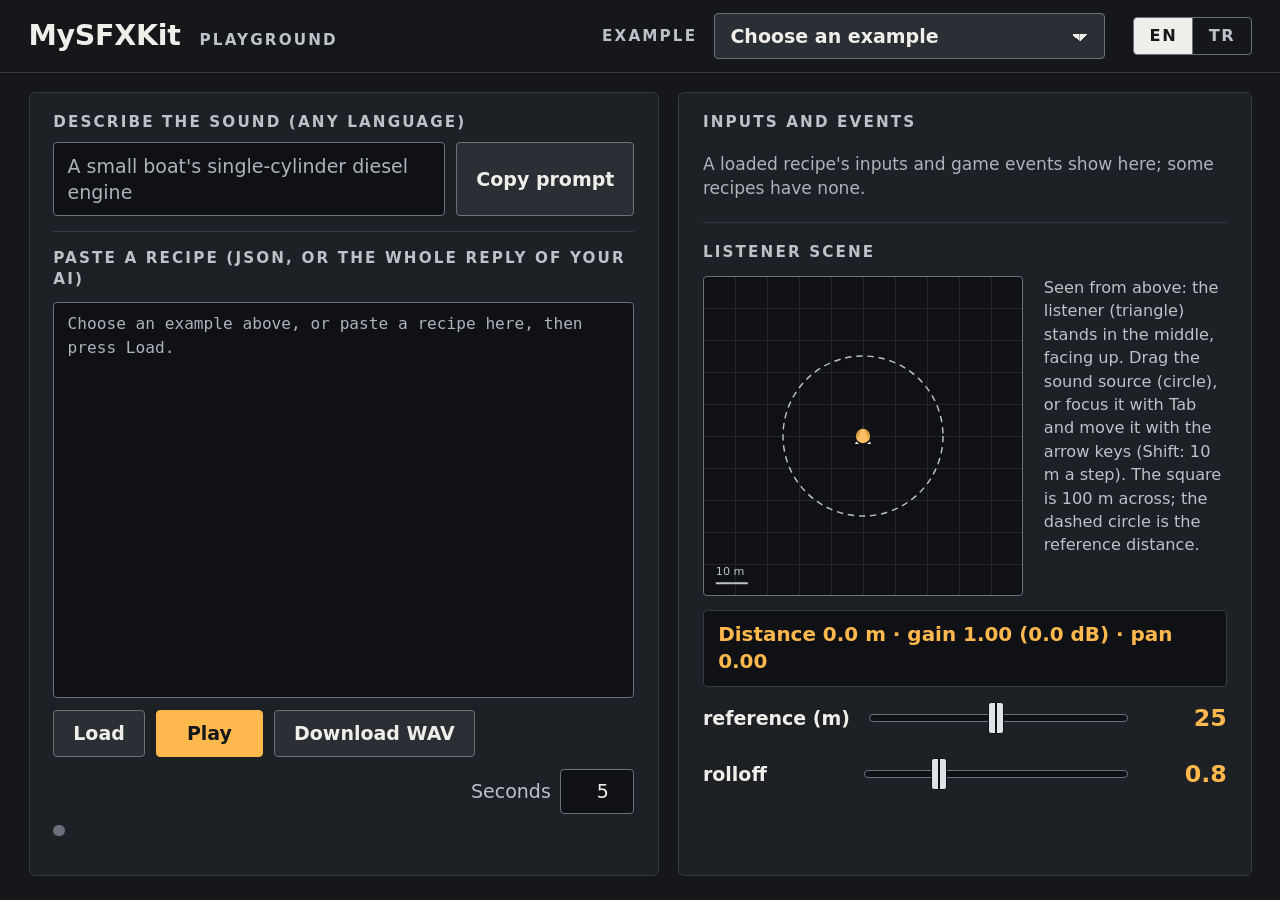
<file: playground/index.html>
<!doctype html>
<html lang="en">
<head>
  <meta charset="utf-8">
  <meta name="viewport" content="width=device-width, initial-scale=1">
  <meta name="color-scheme" content="dark">
  <title>MySFXKit Playground</title>
  <link rel="stylesheet" href="style.css">
</head>
<body>
  <header class="bar">
    <h1>MySFXKit <span class="engrave">Playground</span></h1>
    <div class="tools">
      <p class="pick">
        <label for="examples" class="engrave" data-i18n="example.label">Example</label>
        <select id="examples"><option value="" data-i18n="example.choose">Choose an example</option></select>
      </p>
      <div class="lang" role="group" aria-label="Language" data-i18n-aria-label="lang.group">
        <button id="lang-en" type="button" aria-pressed="true">EN</button>
        <button id="lang-tr" type="button" aria-pressed="false">TR</button>
      </div>
    </div>
  </header>
  <main class="desk">
    <div class="panel compose">
      <div class="ask">
        <label for="request" class="engrave" data-i18n="ask.label">Describe the sound (any language)</label>
        <div class="ask-row">
          <textarea id="request" rows="2" autocomplete="off" data-i18n-placeholder="ask.placeholder" placeholder="A small boat's single-cylinder diesel engine"></textarea>
          <button id="copy-prompt" type="button" data-i18n="ask.copy">Copy prompt</button>
        </div>
        <div id="prompt-box" hidden>
          <label for="prompt" class="engrave" data-i18n="prompt.label">The prompt: select it, copy it and paste it into your AI</label>
          <textarea id="prompt" rows="4" readonly spellcheck="false"></textarea>
        </div>
      </div>
      <label for="recipe" class="engrave" data-i18n="recipe.label">Paste a recipe (JSON, or the whole reply of your AI)</label>
      <textarea id="recipe" rows="14" spellcheck="false" autocomplete="off" data-i18n-placeholder="recipe.placeholder" placeholder="Choose an example above, or paste a recipe here, then press Load."></textarea>
      <p class="transport">
        <button id="load" type="button" data-i18n="transport.load">Load</button>
        <button id="play" type="button">Play</button>
        <button id="download-wav" type="button" data-i18n="transport.wav">Download WAV</button>
        <span class="seconds">
          <label for="wav-seconds" data-i18n="transport.seconds">Seconds</label>
          <input id="wav-seconds" type="number" min="0.5" max="30" step="0.5" value="5">
        </span>
      </p>
      <div class="console">
        <p id="status" role="status" aria-live="polite"></p>
        <ul id="errors" aria-live="polite"></ul>
      </div>
    </div>
    <div class="panel rack">
      <section class="channels" aria-labelledby="channels-title">
        <h2 id="channels-title" class="engrave" data-i18n="channels.title">Inputs and events</h2>
        <div id="inputs"></div>
        <div id="events"></div>
        <p class="empty-hint" data-i18n="channels.empty">A loaded recipe's inputs and game events show here; some recipes have none.</p>
      </section>
      <section class="stage" aria-labelledby="scene-title">
        <h2 id="scene-title" class="engrave" data-i18n="scene.title">Listener scene</h2>
        <div class="stage-body">
          <svg id="scene" viewBox="-50 -50 100 100" aria-labelledby="scene-title">
            <rect class="ground" x="-50" y="-50" width="100" height="100"/>
            <circle id="reference-ring" r="25"/>
            <line class="scale" x1="-46" y1="46" x2="-36" y2="46"/>
            <text class="scale" x="-46" y="43.5">10 m</text>
            <polygon id="listener" points="0,-3 2.5,2.5 -2.5,2.5"/>
            <circle id="source" r="2.5" tabindex="0" role="button" aria-roledescription="movable sound source" data-i18n-aria-roledescription="scene.sourceRole" aria-label="Sound source" data-i18n-aria-label="scene.source" aria-describedby="scene-help scene-readout"/>
          </svg>
          <p id="scene-help" data-i18n="scene.help">Seen from above: the listener (triangle) stands in the middle, facing up. Drag the sound source (circle), or focus it with Tab and move it with the arrow keys (Shift: 10 m a step). The square is 100 m across; the dashed circle is the reference distance.</p>
        </div>
        <p class="readout"><output id="scene-readout" aria-live="polite"></output></p>
        <label class="input"><span data-i18n="scene.reference">reference (m)</span><input id="reference" type="range" min="1" max="50" step="1" value="25"><output id="reference-value">25</output></label>
        <label class="input"><span data-i18n="scene.rolloff">rolloff</span><input id="rolloff" type="range" min="0" max="3" step="0.1" value="0.8"><output id="rolloff-value">0.8</output></label>
      </section>
    </div>
  </main>
  <script type="module" src="main.js"></script>
</body>
</html>
</file>
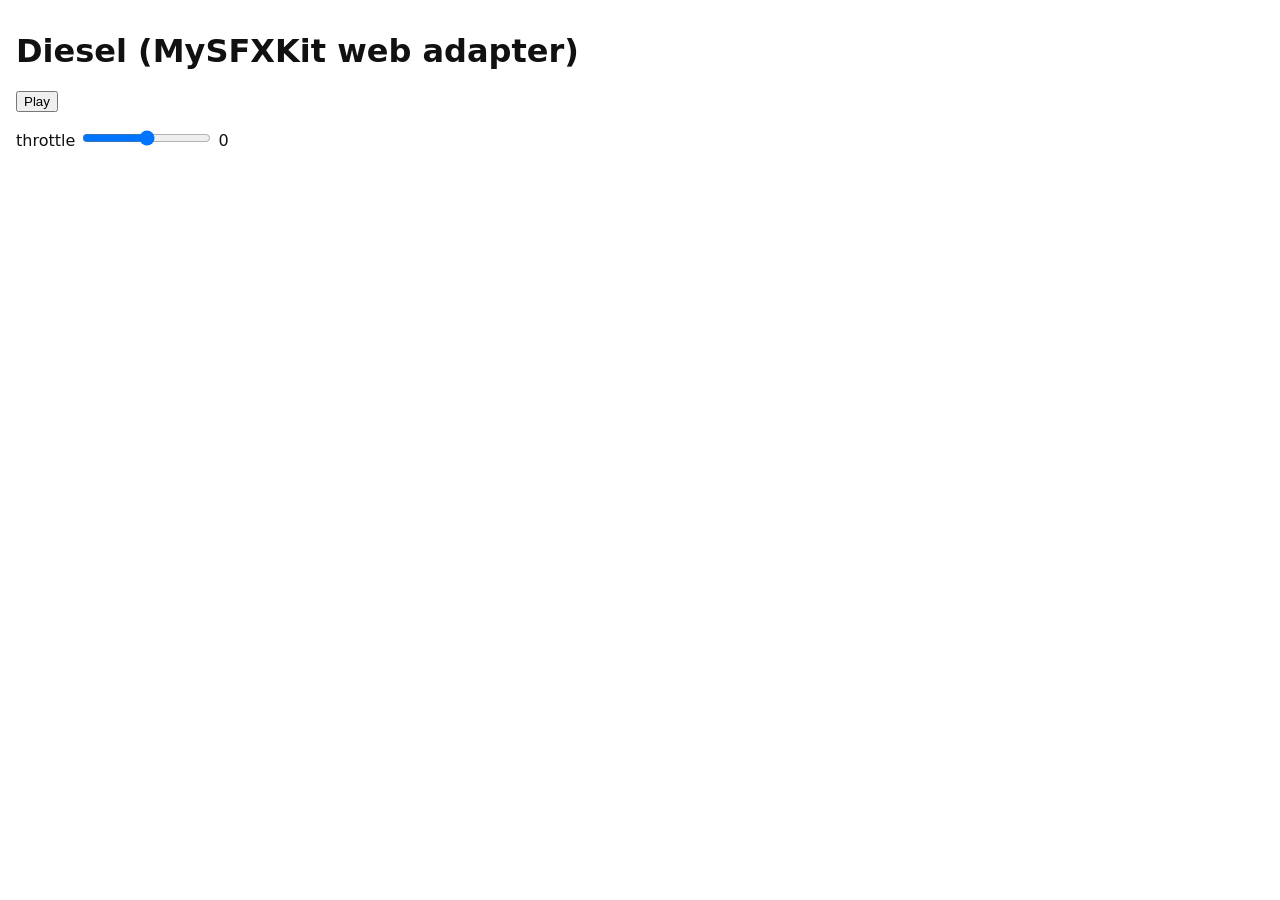
<file: adapters/web/demo.html>
<!doctype html>
<html lang="en">
<head>
  <meta charset="utf-8">
  <meta name="viewport" content="width=device-width, initial-scale=1">
  <title>Diesel demo</title>
  <style>
    body { font-family: system-ui, sans-serif; margin: 2rem 16px; background: #fff; color: #111; }
    label { display: block; margin: 1rem 0; }
    pre { color: #b00020; white-space: pre-wrap; }
  </style>
</head>
<body>
  <h1>Diesel (MySFXKit web adapter)</h1>
  <button id="play" type="button">Play</button>
  <label>throttle <input id="throttle" type="range" min="-1" max="1" step="0.01" value="0"> <output id="value">0</output></label>
  <pre id="errors" aria-live="polite"></pre>
  <script type="module">
    import { createRecipePlayer } from './index.js';

    const button = document.getElementById('play');
    const slider = document.getElementById('throttle');
    const value = document.getElementById('value');
    const errors = document.getElementById('errors');
    const show = (error) => {
      errors.textContent = error.errors ? error.errors.map((e) => `${e.path}: ${e.message}`).join('\n') : String(error);
    };
    let context = null;
    let player = null;

    async function start() {
      context = new AudioContext();  // created inside the click: Safari and Chrome start audio only on a gesture
      const resumed = context.resume();  // called before the first await, while the click still counts as a gesture
      try {
        await resumed;
        player = await createRecipePlayer(context);
        player.onError((list) => show({ errors: list }));
        player.node.connect(context.destination);
        const response = await fetch('../../core/recipes/diesel.json');
        if (!response.ok) throw new Error(`diesel.json: HTTP ${response.status}`);
        await player.load(JSON.parse(await response.text()));
        player.setInput('throttle', Number(slider.value));
      } catch (error) {
        await context.close();
        context = player = null;
        throw error;
      }
    }

    button.addEventListener('click', async () => {
      button.disabled = true;
      errors.textContent = '';
      try {
        if (!context) await start();
        else if (context.state === 'running') await context.suspend();
        else await context.resume();
        button.textContent = context?.state === 'running' ? 'Stop' : 'Play';
      } catch (error) {
        show(error);
        button.textContent = 'Play';
      } finally {
        button.disabled = false;
      }
    });

    slider.addEventListener('input', () => {
      value.textContent = slider.value;
      player?.setInput('throttle', Number(slider.value));
    });
  </script>
</body>
</html>
</file>
<file: playground/style.css>
/*
 * A dark studio desk, sized for a projector: large type, AAA text contrast, one amber accent
 * (the Play button and the live numbers). Ratios are WCAG, measured against --panel.
 */
:root {
  color-scheme: dark;
  --bg: #15171a;
  --panel: #1d2025;
  --well: #0f1114;       /* inset surfaces: the text areas and the scene */
  --raised: #2a2e35;     /* buttons and fields */
  --line: #353a42;       /* panel edges and dividers */
  --edge: #6b727e;       /* control edges: 3.4:1 */
  --text: #f0eee9;       /* 14.1:1 */
  --muted: #bcc1ca;      /* 9.0:1, labels and help */
  --hint: #adb3bc;       /* 7.6:1, placeholders and the empty-state line */
  --accent: #ffb84d;     /* 9.5:1 */
  --on-accent: #15171a;  /* 10.5:1 on --accent */
  --error: #ff9a8f;      /* 8.0:1 */
  --focus: #8cc8ff;      /* 9.2:1 */
  --grid: #22262c;       /* the scene's 10 m grid */
  --mono: ui-monospace, Menlo, monospace;
  font-size: 19px;
}

* { box-sizing: border-box; }
[hidden] { display: none !important; }

body {
  margin: 0;
  height: 100vh;
  display: grid;
  grid-template-rows: auto 1fr;
  background: var(--bg);
  color: var(--text);
  font: 1rem/1.4 system-ui, sans-serif;
}

p, ul, h1, h2 { margin: 0; }

/* Engraved panel labels: small, upper case, spaced, like the print on a hardware front panel. */
.engrave {
  display: block;
  font-size: 0.8rem;
  font-weight: 700;
  letter-spacing: 0.14em;
  text-transform: uppercase;
  color: var(--muted);
}

/* The header bar */
.bar {
  display: flex;
  flex-wrap: wrap;
  align-items: center;
  justify-content: space-between;
  gap: 0.75rem 2rem;
  padding: 0.7rem 1.5rem;
  border-bottom: 1px solid var(--line);
}
h1 { display: flex; align-items: baseline; gap: 1rem; font-size: 1.5rem; font-weight: 750; letter-spacing: -0.01em; }
h1 .engrave { display: inline; }
.tools { display: flex; flex-wrap: wrap; align-items: center; gap: 0.75rem 1.5rem; }
.pick { display: flex; align-items: center; gap: 0.9rem; }

/* The language switch: a two-key segmented control; the pressed key is lit */
.lang { display: flex; border: 1px solid var(--edge); border-radius: 4px; }
.lang button {
  border: 0;
  border-radius: 0;
  padding: 0.45rem 0.8rem;
  background: transparent;
  color: var(--muted);
  font-size: 0.85rem;
  font-weight: 700;
  letter-spacing: 0.1em;
}
.lang button + button { border-left: 1px solid var(--edge); }
.lang button:first-child { border-radius: 3px 0 0 3px; }
.lang button:last-child { border-radius: 0 3px 3px 0; }
.lang button:hover { color: var(--text); background: var(--raised); }
.lang button[aria-pressed="true"] { background: var(--text); color: var(--bg); }

/* The desk: the recipe on the left, the controls on the right */
.desk {
  display: grid;
  grid-template-columns: minmax(0, 1.1fr) minmax(0, 1fr);
  gap: 1rem;
  padding: 1rem 1.5rem 1.25rem;
  min-height: 0;
}
.panel {
  background: var(--panel);
  border: 1px solid var(--line);
  border-radius: 6px;
  padding: 1rem 1.25rem;
  min-height: 0;
  overflow: auto;
  display: flex;
  flex-direction: column;
  gap: 0.6rem;
}

/* Fields */
textarea, select, input[type=number] {
  font: inherit;
  color: var(--text);
  background: var(--well);
  border: 1px solid var(--edge);
  border-radius: 4px;
}
textarea { width: 100%; padding: 0.5rem 0.7rem; resize: vertical; }
textarea::placeholder { color: var(--hint); opacity: 1; }
#recipe, #prompt { font: 0.85rem/1.45 var(--mono); }
#recipe { flex: 1 1 auto; min-height: 9rem; resize: none; }
select {
  appearance: none;
  -webkit-appearance: none;
  min-width: 15rem;
  padding: 0.45rem 2.6rem 0.45rem 0.8rem;
  font-weight: 600;
  background:
    linear-gradient(45deg, transparent 50%, var(--text) 50%) calc(100% - 1.25rem) 55% / 0.4rem 0.4rem no-repeat,
    linear-gradient(135deg, var(--text) 50%, transparent 50%) calc(100% - 0.85rem) 55% / 0.4rem 0.4rem no-repeat,
    var(--raised);
  cursor: pointer;
}
input[type=number] { width: 3.9em; padding: 0.45rem 0.5rem; font-variant-numeric: tabular-nums; text-align: right; }

/* Buttons: raised keys; Play is the one lit key */
button {
  font: 600 1rem/1.2 system-ui, sans-serif;
  color: var(--text);
  background: var(--raised);
  border: 1px solid var(--edge);
  border-radius: 4px;
  padding: 0.6rem 1rem;
  cursor: pointer;
}
button:hover { border-color: var(--text); }
button:active { background: var(--well); }
#play { min-width: 5.6rem; font-weight: 750; background: var(--accent); border-color: var(--accent); color: var(--on-accent); }
#play:hover { border-color: var(--text); }
button:disabled, button:disabled:hover { opacity: 0.45; cursor: wait; border-color: var(--edge); }
#play:disabled { border-color: var(--accent); }

:focus-visible { outline: 3px solid var(--focus); outline-offset: 2px; }

/* The left panel */
.ask { display: flex; flex-direction: column; gap: 0.45rem; padding-bottom: 0.8rem; border-bottom: 1px solid var(--line); }
.ask-row { display: grid; grid-template-columns: minmax(0, 1fr) auto; gap: 0.6rem; align-items: stretch; }
#request { resize: none; }
#prompt-box { display: flex; flex-direction: column; gap: 0.45rem; margin-top: 0.3rem; }
.compose > label { margin-top: 0.2rem; }
.transport { display: flex; flex-wrap: wrap; align-items: center; gap: 0.6rem; }
.seconds { display: flex; align-items: center; gap: 0.5rem; margin-left: auto; color: var(--muted); }

/* The status line, with a state dot: dim while idle, amber with a message, red with errors */
.console { min-height: 1.6rem; }
#status { display: flex; gap: 0.6rem; align-items: baseline; font-weight: 600; min-height: 1.4em; }
#status::before {
  content: "";
  flex: none;
  width: 0.6rem;
  height: 0.6rem;
  border-radius: 50%;
  background: var(--edge);
  transform: translateY(-0.05rem);
}
#status:not(:empty)::before { background: var(--accent); }
.console:has(#errors li) #status::before { background: var(--error); }
#errors {
  list-style: none;
  padding: 0;
  max-height: 7.5rem;
  overflow: auto;
  color: var(--error);
  font: 0.8rem/1.45 var(--mono);
}
#errors li { padding: 0.15rem 0 0.15rem 0.7rem; border-left: 2px solid var(--error); margin-top: 0.3rem; }

/* The right panel */
.rack { gap: 1.1rem; }
.channels, .stage { display: flex; flex-direction: column; gap: 0.35rem; }
.stage { padding-top: 1rem; border-top: 1px solid var(--line); }
.empty-hint { color: var(--hint); font-size: 0.9rem; }
.channels:has(#inputs > *) .empty-hint, .channels:has(#events > *) .empty-hint { display: none; }

/* A channel: name, fader, value. The recipe's inputs and events are built this way by main.js. */
.input {
  display: grid;
  grid-template-columns: minmax(7.5rem, max-content) minmax(0, 1fr) minmax(4.2rem, max-content);
  gap: 1rem;
  align-items: center;
  min-height: 2.6rem;
}
.input > span { font-weight: 650; overflow-wrap: anywhere; }
.input > button { padding: 0.4rem 0.9rem; }
.input output, .readout {
  color: var(--accent);
  font-weight: 700;
  font-variant-numeric: tabular-nums;
}
.input output { font-size: 1.25rem; text-align: right; }

/* Range inputs as mixer faders: a dark slot and a light cap with a centre line */
input[type=range] {
  -webkit-appearance: none;
  appearance: none;
  width: 100%;
  height: 2.4rem;
  margin: 0;
  background: transparent;
  cursor: pointer;
}
input[type=range]::-webkit-slider-runnable-track {
  height: 8px;
  background: var(--well);
  border: 1px solid var(--edge);
  border-radius: 4px;
}
input[type=range]::-webkit-slider-thumb {
  -webkit-appearance: none;
  width: 16px;
  height: 32px;
  margin-top: -13px;
  border: 1px solid var(--well);
  border-radius: 3px;
  background: linear-gradient(to right, transparent 6px, var(--well) 6px 8px, transparent 8px), #dfe2e7;
}
input[type=range]::-moz-range-track {
  height: 8px;
  background: var(--well);
  border: 1px solid var(--edge);
  border-radius: 4px;
}
input[type=range]::-moz-range-thumb {
  width: 16px;
  height: 32px;
  border: 1px solid var(--well);
  border-radius: 3px;
  background: linear-gradient(to right, transparent 6px, var(--well) 6px 8px, transparent 8px), #dfe2e7;
}
input[type=range]:hover::-webkit-slider-thumb { background-color: #fff; }

/* The listener scene; its SVG units are metres (viewBox -50..50), so the 10% grid is 10 m. */
.stage-body { display: grid; grid-template-columns: auto minmax(0, 1fr); gap: 1.1rem; align-items: start; margin: 0.3rem 0 0.4rem; }
#scene {
  display: block;
  width: min(25vw, 37vh, 22rem);
  min-width: 13rem;
  aspect-ratio: 1;
  touch-action: none;
  cursor: crosshair;
  box-shadow: inset 0 0 0 1px var(--edge);  /* not a border: pointerToScene maps the whole box to 100 m */
  border-radius: 4px;
  background:
    linear-gradient(to right, var(--grid) 1px, transparent 1px) 0 0 / 10% 10%,
    linear-gradient(to bottom, var(--grid) 1px, transparent 1px) 0 0 / 10% 10%,
    var(--well);
}
#scene .ground { fill: none; }
#reference-ring { fill: none; stroke: var(--muted); stroke-width: 0.45; stroke-dasharray: 2 1.5; }
#scene line.scale { stroke: var(--muted); stroke-width: 0.6; }
#scene text.scale { font: 3.5px system-ui, sans-serif; fill: var(--muted); }
#listener { fill: var(--text); }
#source { fill: var(--accent); fill-opacity: 0.85; stroke: var(--well); stroke-width: 0.5; cursor: grab; outline: none; }
#source:focus-visible { stroke: var(--focus); stroke-width: 1.5; }
.readout {
  font-size: 1.05rem;
  line-height: 1.4;
  min-height: calc(1.4em + 1rem);
  padding: 0.5rem 0.75rem;
  background: var(--well);
  border: 1px solid var(--line);
  border-radius: 4px;
}
#scene-help { color: var(--muted); font-size: 0.85rem; line-height: 1.45; }

/* Narrow screens: one column, the page scrolls */
@media (max-width: 900px) {
  :root { font-size: 18px; }
  body { display: block; height: auto; }
  .bar { padding: 0.7rem 16px; }
  .desk { grid-template-columns: minmax(0, 1fr); padding: 0.8rem 16px 1.25rem; }
  .panel { overflow: visible; }
  #recipe { min-height: 14rem; }
  #scene { width: min(100%, 22rem); min-width: 0; }
  .tools { width: 100%; }
  .pick { flex: 1 1 16rem; }
  select { flex: 1 1 auto; min-width: 0; }
}
@media (max-width: 600px) {
  .stage-body { grid-template-columns: minmax(0, 1fr); }
  .input { grid-template-columns: minmax(0, 1fr) 4rem; gap: 0.3rem 1rem; }
  .input > :first-child { grid-column: 1 / -1; }
  .seconds { margin-left: 0; }
  .ask-row { grid-template-columns: minmax(0, 1fr); }
  .ask-row button { justify-self: start; }
}
</file>
